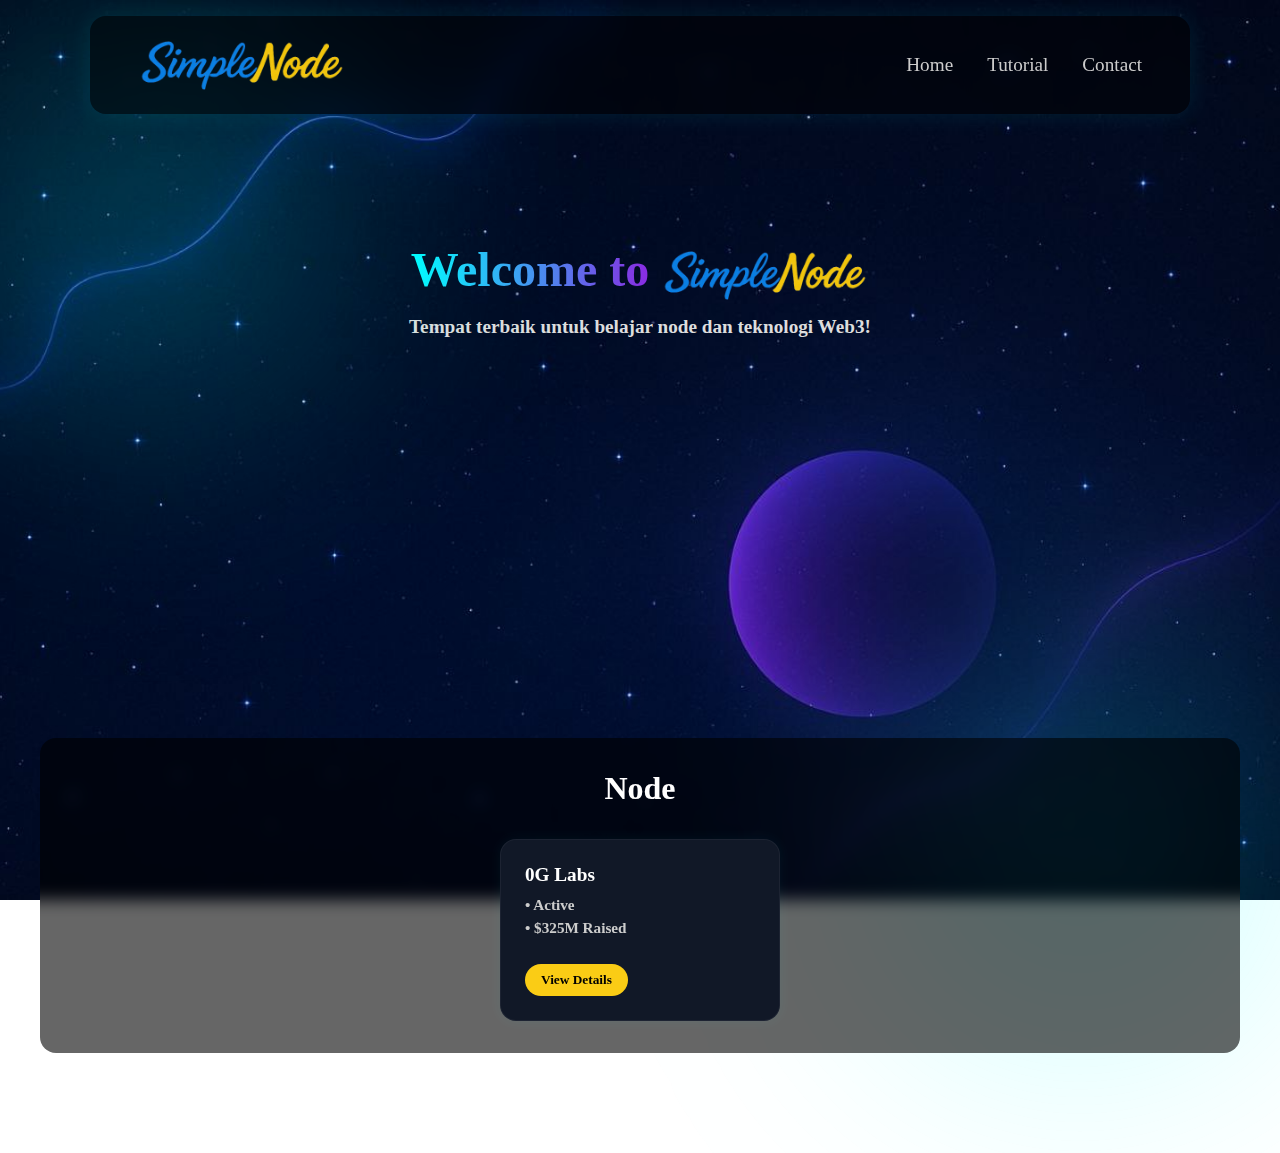
<file: index.html>
<!DOCTYPE html>
<html lang="en">
<head>
  <style>
    * {
      margin: 0;
      padding: 0;
      box-sizing: border-box;
      font-family: 'Playfair Display', serif;
      font-weight: 600;
    }

    body {
      background: url(Plane.jpg) no-repeat center center fixed;
      background-size: cover;
      color: #fff;
      min-height: 100vh;
      overflow-x: hidden;
      position: relative;
    }

    header {
      display: flex;
      justify-content: space-between;
      align-items: center;
      padding: 1.5rem 3rem;
      background: rgba(0, 0, 0, 0.5);
      border-radius: 16px;
      margin: 1rem auto;
      max-width: 1100px;
      backdrop-filter: blur(10px);
      box-shadow: 0 0 25px rgba(0, 255, 255, 0.1);
    }

    .logo {
      font-size: 1.8rem;
      font-weight: bold;
      color: #facc15;
      letter-spacing: 2px;
    }

    nav a {
      margin-left: 30px;
      text-decoration: none;
      color: #ccc;
      font-weight: 500;
      transition: 0.3s;
      font-size: 1.2rem;
    }

    nav a:hover {
      color: #00ffff;
    }

    main {
      text-align: center;
      margin-top: 8rem;
    }

    .typing-container {
      display: inline-block;
      margin: 0 auto;
      white-space: nowrap;
      opacity: 1;
    }


    @keyframes typingSmooth {
      0% {
        clip-path: inset(0 100% 0 0);
        opacity: 0;
      }
      50% {
        opacity: 1;
      }
      100% {
        clip-path: inset(0 0 0 0);
        opacity: 1;
      }
    }

    h1 {
      font-size: 3rem;
      margin-bottom: 1rem;
      display: flex;
      justify-content: center;
    }

    .gradient-text {
      background: linear-gradient(90deg, #00ffff, #8a2be2);
      -webkit-background-clip: text;
      -webkit-text-fill-color: transparent;
    }

    .highlight-yellow {
      color: #facc15;
      font-style: italic;
    }

    p {
      font-size: 1.2rem;
      color: #ddd;
    }

    .glow {
      position: absolute;
      width: 600px;
      height: 600px;
      background: radial-gradient(circle, rgba(0,255,255,0.3), transparent 70%);
      border-radius: 50%;
      filter: blur(120px);
      z-index: 0;
    }

    .glow1 {
      top: -100px;
      left: -150px;
    }

    .glow2 {
      bottom: -100px;
      right: -100px;
    }

    .testnets-section {
      max-width: 1200px;
      padding: 2rem;
      background: rgba(0, 0, 0, 0.6);
      border-radius: 16px;
      backdrop-filter: blur(8px);
    }

    .testnets-section h2 {
      font-size: 2rem;
      margin-bottom: 2rem;
      text-align: center;
      color: #fff;
    }

    .testnets-grid {
      display: flex;
      flex-wrap: wrap;
      gap: 1.5rem;
      justify-content: center;
    }

    .testnet-card {
      background: #111827;
      padding: 1.5rem;
      border-radius: 16px;
      border: 1px solid rgba(255, 255, 255, 0.05);
      box-shadow: 0 0 12px rgba(0, 255, 255, 0.05);
      width: 280px;
      display: flex;
      flex-direction: column;
      transition: transform 0.3s ease, box-shadow 0.3s ease;
    }

    .testnet-card:hover {
      transform: translateY(-5px);
      box-shadow: 0 0 20px rgba(0, 255, 255, 0.1);
    }

    .testnet-card h3 {
      font-size: 1.2rem;
      margin-bottom: 0.5rem;
      color: #fff;
    }

    .testnet-info {
      font-size: 0.95rem;
      color: #ccc;
      margin-bottom: 1.5rem;
      line-height: 1.5;
    }

    .testnet-card button {
      background-color: #facc15;
      border: none;
      padding: 0.5rem 1rem;
      border-radius: 9999px;
      cursor: pointer;
      font-weight: bold;
      align-self: flex-start;
    }

    @keyframes fadeInUp {
      0% {
        opacity: 0;
        transform: translateY(30px);
      }
      100% {
        opacity: 1;
        transform: translateY(0);
      }
    }

    .fade-in {
      animation: fadeInUp 1s ease-out forwards;
      opacity: 0;
    }

    .fade-in:nth-child(1) { animation-delay: 0.3s; }
    .fade-in:nth-child(2) { animation-delay: 0.5s; }
    .fade-in:nth-child(3) { animation-delay: 0.7s; }
    .fade-in:nth-child(4) { animation-delay: 0.9s; }

    .logo-img {
  height: 50px;
  vertical-align: middle;
}

  </style>

  <script>
    document.addEventListener('DOMContentLoaded', () => {
      document.querySelectorAll('a[href^="#"]').forEach(anchor => {
        anchor.addEventListener('click', function (e) {
          e.preventDefault();
          const target = document.querySelector(this.getAttribute('href'));
          if (target) {
            window.scrollTo({
              top: target.offsetTop - 50,
              behavior: 'smooth'
            });
          }
        });
      });
    });
  </script>
</head>

<body>
  <div class="glow glow1"></div>
  <div class="glow glow2"></div>

  <header>
    <img src="profil.png" alt="SimpleNode" class="logo-img" />
    <nav>
      <a href="#home">Home</a>
      <a href="#node">Tutorial</a>
      <a href="#contact">Contact</a>
    </nav>
  </header>

  <main style="margin-bottom: 6rem;">
    <h1>
      <span class="typing-container">
        <span class="gradient-text">Welcome to</span>
        <img src="profil.png" alt="SimpleNode" class="logo-img" />      
      </h1>
    <p>Tempat terbaik untuk belajar node dan teknologi Web3!</p>
  </main>

  <section id="node" class="testnets-section" style="margin: 25rem auto 0; display: flex; flex-direction: column; align-items: center;">
    <h2>Node</h2>
    <div class="testnets-grid">
      <div class="testnet-card">
        <h3>0G Labs</h3>
        <div class="testnet-info">
          • Active<br>
          • $325M Raised
        </div>
        <a href="0G/index.html">
          <button>View Details</button>
        </a>
      </div>
    </div>
  </section>
</body>
</html>
</file>
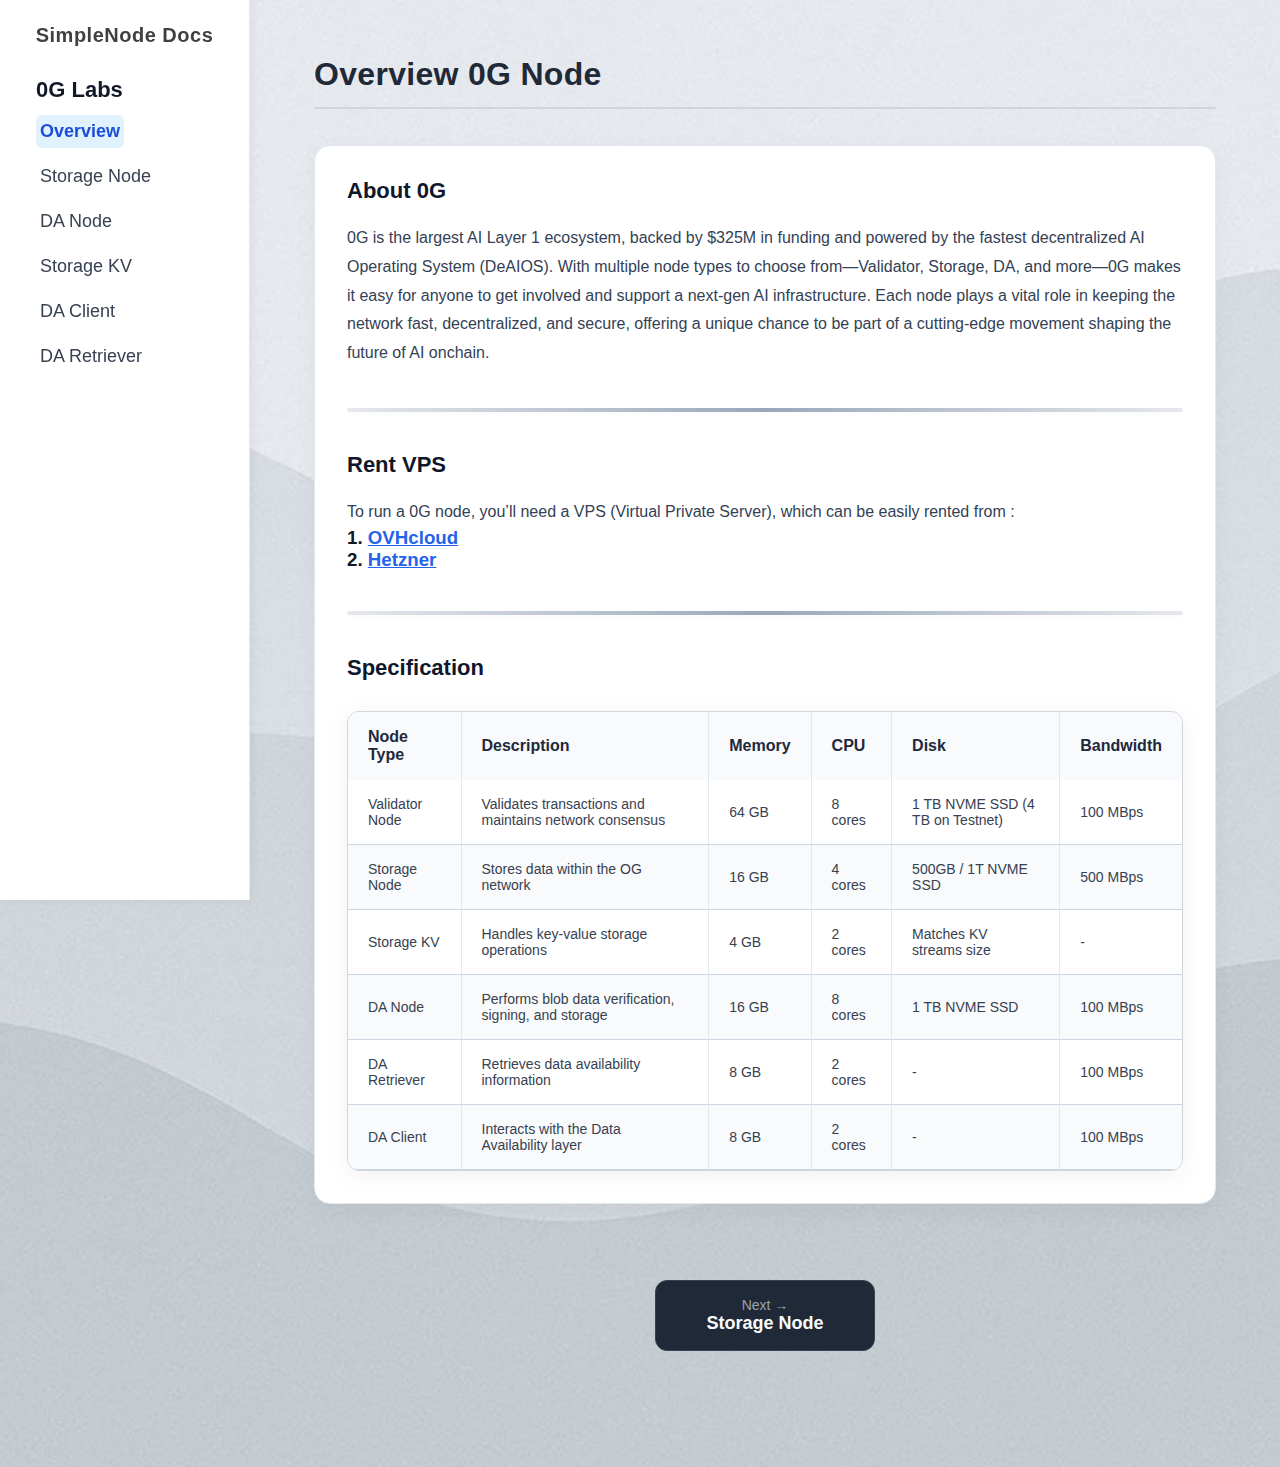
<file: 0G/da-client.html>
<!DOCTYPE html>
<html lang="en">
<head>
  <meta charset="UTF-8">
  <title>SimpleNode Docs</title>
  <link rel="stylesheet" href="aside.css">
  <link rel="stylesheet" href="main.css">
  <link rel="stylesheet" href="global.css">

  <link href="https://fonts.googleapis.com/css2?family=Fira+Code&display=swap" rel="stylesheet">
</head>
<body>
  <!-- Sidebar Kiri OK-->
  <aside>
    <h2>SimpleNode Docs</h2>
    <ul>
      <li><strong>0G Labs</strong></li>
      <li><a href="#" onclick="loadPage('overview')">Overview</a></li>
      <li><a href="#" onclick="loadPage('storage-node')">Storage Node</a></li>
      <li><a href="#" onclick="loadPage('da-node')">DA Node</a></li>
      <li><a href="#" onclick="loadPage('storage-kv')">Storage KV</a></li>
      <li><a href="#" onclick="loadPage('da-client')">DA Client</a></li>
      <li><a href="#" onclick="loadPage('da-retriever')">DA Retriever</a></li>
    </ul>
  </aside>
  

  <!-- Konten Utama Storage -->
  <main id="content-area">
    <section id="install-section">
      <h1>Install 0G DA Client Node (Optional)</h1>
  
      <div class="step">
        <h2>Step 1: Requirements</h2>
        <ul class="requirements">
          <li>
            <strong>Faucet A0GI</strong> — if you don’t have A0GI, you can claim at:
            <a href="https://faucet.0g.ai/" target="_blank">https://faucet.0g.ai/</a>
          </li>
        </ul>
  
        <hr class="divider">
  
        <h2>Step 2: Install or Delete</h2>
        <p>Run this script to install or delete the storage node:</p>
  
        <div class="code-box">
          <span class="copy-text">
            apt install curl -y && bash <(curl -s https://raw.githubusercontent.com/AldiGalang/0g/refs/heads/main/da-client.sh)
          </span>
          <div class="copy-button" onclick="copyText(this)">
            <svg class="copy-icon" xmlns="http://www.w3.org/2000/svg" fill="none"
                 viewBox="0 0 24 24" stroke="currentColor">
              <path stroke-linecap="round" stroke-linejoin="round" stroke-width="2"
                    d="M8 16h8a2 2 0 002-2V8a2 2 0 00-2-2H8a2 2 0 00-2 2v6a2 2 0 002 2z" />
              <path stroke-linecap="round" stroke-linejoin="round" stroke-width="2"
                    d="M16 16v1a2 2 0 002 2H8a2 2 0 01-2-2v-1" />
            </svg>
          </div>
          <div class="copied-label">Copied!</div>
        </div>
  
        <hr class="divider">
    </section>
    <!-- Footer Next and Back -->
    <div class="spacer"></div> <!-- fleksibel spacer -->
    <div class="navigation-buttons">
      <a href="storage-kv.html" class="nav-button prev">
        <span>← Previous</span>
        <strong>Storage KV </strong>
      </a>

      <a href="da-retriever.html" class="nav-button next">
        <span>Next →</span>
        <strong>DA Retriever</strong>
      </a>
  </div>
  </main>
  
  
  <!-- JavaScript -->
<script src="/0G/main.js"></script>
<script src="/0G/aside.js"></script>

</body>
</html>
</file>
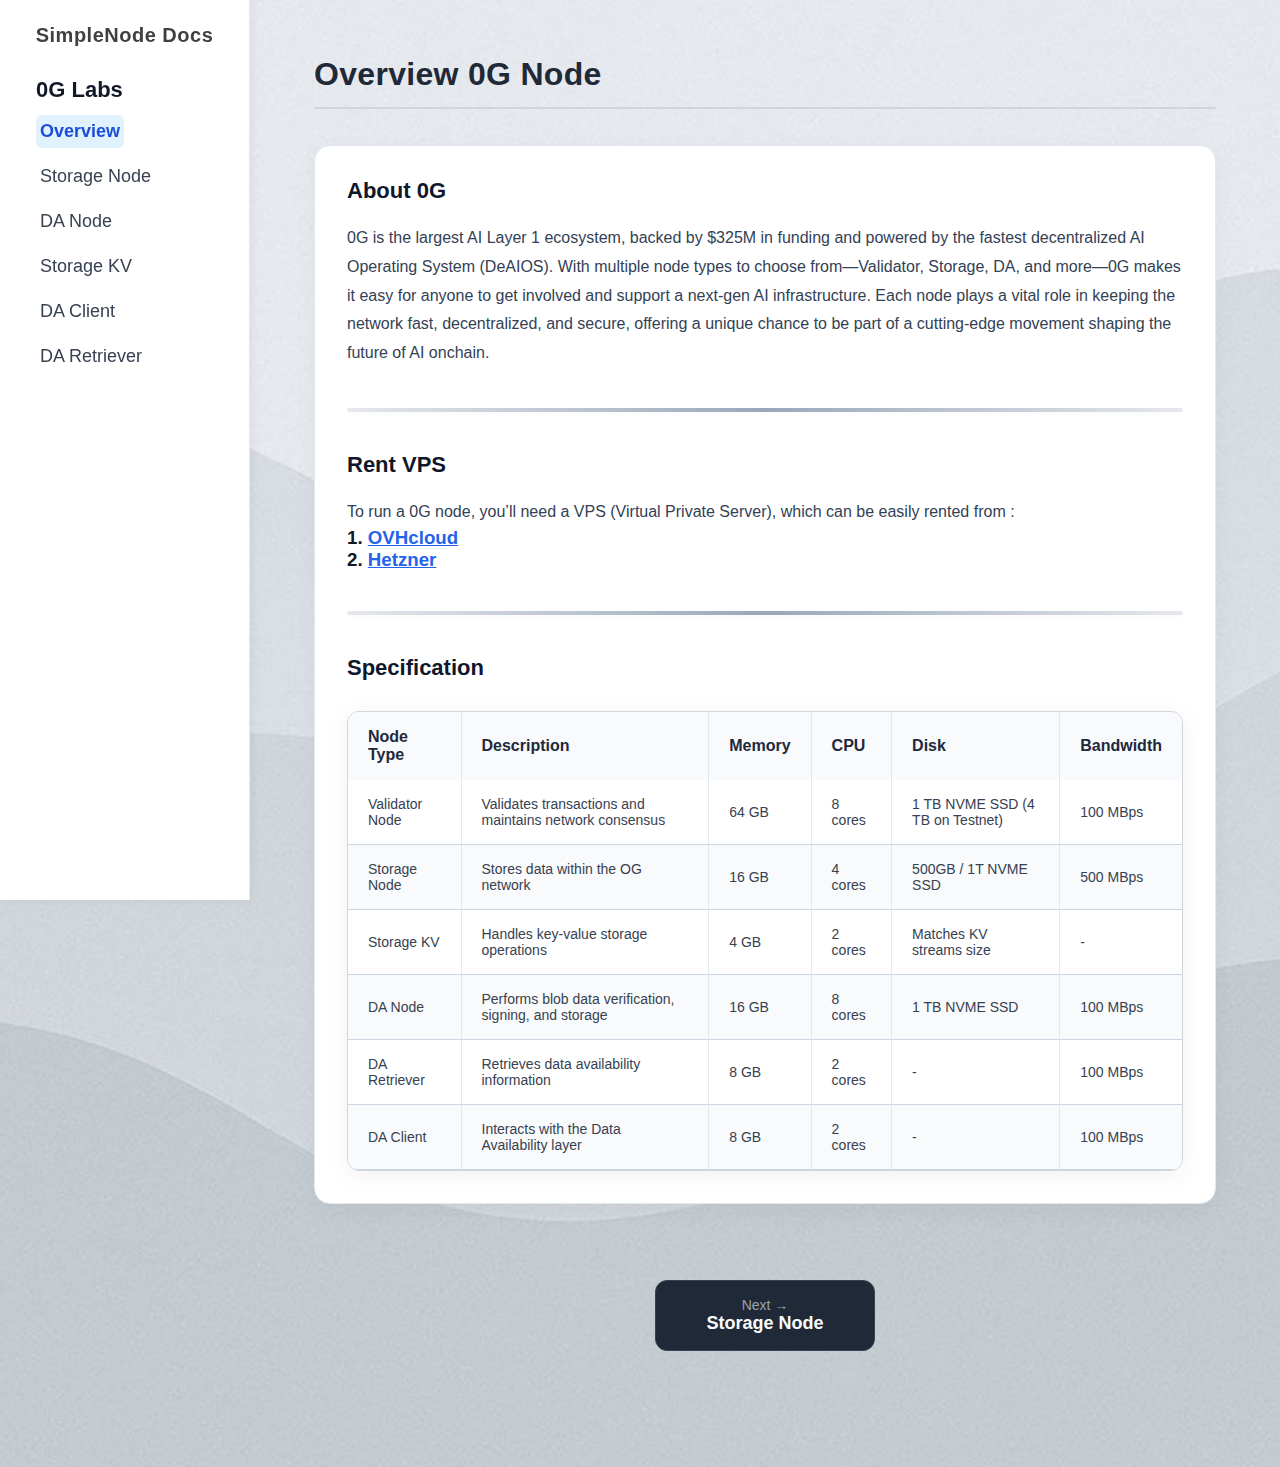
<file: 0G/da-node.html>
<!DOCTYPE html>
<html lang="en">
<head>
  <meta charset="UTF-8">
  <title>SimpleNode Docs</title>
  <link rel="stylesheet" href="aside.css">
  <link rel="stylesheet" href="main.css">
  <link rel="stylesheet" href="global.css">

  <link href="https://fonts.googleapis.com/css2?family=Fira+Code&display=swap" rel="stylesheet">
</head>
<body>
  <!-- Sidebar Kiri OK-->
  <aside>
    <h2>SimpleNode Docs</h2>
    <ul>
      <li><strong>0G Labs</strong></li>
      <li><a href="#" onclick="loadPage('overview')">Overview</a></li>
      <li><a href="#" onclick="loadPage('storage-node')">Storage Node</a></li>
      <li><a href="#" onclick="loadPage('da-node')">DA Node</a></li>
      <li><a href="#" onclick="loadPage('storage-kv')">Storage KV</a></li>
      <li><a href="#" onclick="loadPage('da-client')">DA Client</a></li>
      <li><a href="#" onclick="loadPage('da-retriever')">DA Retriever</a></li>

    </ul>
  </aside>
  
  

  <!-- Konten Utama DA Node -->
  <main id="content-area">
    <section id="install-section">
      <h1>Install 0G DA Node</h1>
  
      <div class="step">
        <h2>Step 1: Requirements</h2>
        <ul class="requirements">
          <li><strong>Private Key</strong></li>
          <li><strong>IP VPS</strong></li>
          <li>
            <strong>BLS Private Key</strong>
            (if not available, type <code>n</code> when prompted)
          </li>
          <li>
            <strong>Delegate 30 A0GI to</strong>
            <a href="https://0g.exploreme.pro/validators/0gvaloper16t8jfvqgps4fuqe8vazd0m9xyhe7srt353cscq" target="_blank">
              This Address
            </a>
          </li>
        </ul>
  
        <hr class="divider">
  
        <h2>Step 2: Install or Delete</h2>
        <p>Run the following script in your VPS to install or delete the DA node:</p>
  
        <div class="code-box">
          <span class="copy-text">
            apt install curl -y && bash <(curl -s https://raw.githubusercontent.com/AldiGalang/0g/refs/heads/main/da-node.sh)
          </span>
        
          <div class="copy-button" onclick="copyText(this)">
            <svg class="copy-icon" xmlns="http://www.w3.org/2000/svg" fill="none"
                 viewBox="0 0 24 24" stroke="currentColor">
              <path stroke-linecap="round" stroke-linejoin="round" stroke-width="2"
                    d="M8 16h8a2 2 0 002-2V8a2 2 0 00-2-2H8a2 2 0 00-2 2v6a2 2 0 002 2z" />
              <path stroke-linecap="round" stroke-linejoin="round" stroke-width="2"
                    d="M16 16v1a2 2 0 002 2H8a2 2 0 01-2-2v-1" />
            </svg>
          </div>
        
          <div class="copied-label">Copied!</div>
        </div>
        
  
        <hr class="divider">
  
        <h2>Step 3: Check if Your Node is Running</h2>
        <p>
          Check transactions here:
          <a href="https://chainscan-newton.0g.ai" target="_blank">
            https://chainscan-newton.0g.ai
          </a>
           paste your address
        </p>
        <p>For check logs you can use this</p>
        
        <div class="code-box">
          <span class="copy-text">
            sudo journalctl -u 0gda -f -o cat
          </span>
        
          <div class="copy-button" onclick="copyText(this)">
            <svg class="copy-icon" xmlns="http://www.w3.org/2000/svg" fill="none"
                 viewBox="0 0 24 24" stroke="currentColor">
              <path stroke-linecap="round" stroke-linejoin="round" stroke-width="2"
                    d="M8 16h8a2 2 0 002-2V8a2 2 0 00-2-2H8a2 2 0 00-2 2v6a2 2 0 002 2z" />
              <path stroke-linecap="round" stroke-linejoin="round" stroke-width="2"
                    d="M16 16v1a2 2 0 002 2H8a2 2 0 01-2-2v-1" />
            </svg>
          </div>
        
          <div class="copied-label">Copied!</div>
        </div>
        <p class="success-note">
          🟢 <em>If you see new transactions, your node is running successfully.</em>
        </p>
      </div>
    </section>

      <!-- Footer Next and Back -->
      <div class="spacer"></div> <!-- fleksibel spacer -->
        <div class="navigation-buttons">
          <a href="storage-node.html" class="nav-button prev">
            <span>← Previous</span>
            <strong>Storage Node</strong>
          </a>

          <a href="storage-kv.html" class="nav-button next">
            <span>Next →</span>
            <strong>Storage KV</strong>
          </a>
      </div>
  </main>
  
  <!-- JavaScript -->
<script src="/0G/main.js"></script>
<script src="/0G/aside.js"></script>

</body>
</html>
</file>
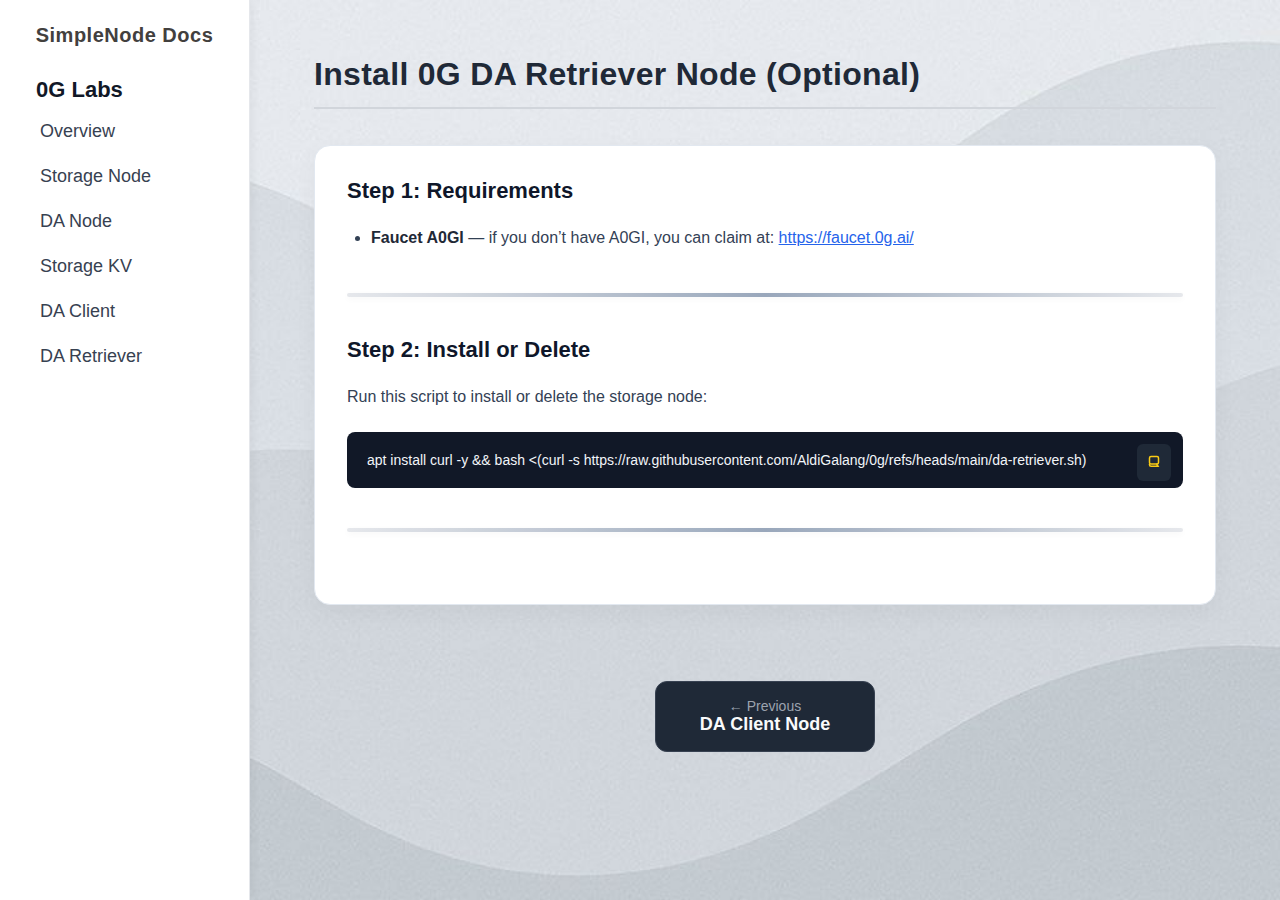
<file: 0G/da-retriever.html>
<!DOCTYPE html>
<html lang="en">
<head>
  <meta charset="UTF-8">
  <title>SimpleNode Docs</title>
  <link rel="stylesheet" href="aside.css">
  <link rel="stylesheet" href="main.css">
  <link rel="stylesheet" href="global.css">

  <link href="https://fonts.googleapis.com/css2?family=Fira+Code&display=swap" rel="stylesheet">
</head>
<body>
  <!-- Sidebar Kiri OK-->
  <aside>
    <h2>SimpleNode Docs</h2>
    <ul>
      <li><strong>0G Labs</strong></li>
      <li><a href="overview.html">Overview</a></li>
      <li><a href="storage-node.html">Storage Node</a></li>
      <li><a href="da-node.html">DA Node</a></li>
      <li><a href="storage-kv.html">Storage KV</a></li>
      <li><a href="da-client.html">DA Client</a></li>
      <li><a href="da-retriever.html">DA Retriever</a></li>
    </ul>
  </aside>
  
  

  <!-- Konten Utama Storage -->
  <main class="storage-node">
    <section id="install-section">
      <h1>Install 0G DA Retriever Node (Optional)</h1>
  
      <div class="step">
        <h2>Step 1: Requirements</h2>
        <ul class="requirements">
          <li>
            <strong>Faucet A0GI</strong> — if you don’t have A0GI, you can claim at:
            <a href="https://faucet.0g.ai/" target="_blank">https://faucet.0g.ai/</a>
          </li>
        </ul>
  
        <hr class="divider">
  
        <h2>Step 2: Install or Delete</h2>
        <p>Run this script to install or delete the storage node:</p>
  
        <div class="code-box">
          <span class="copy-text">
            apt install curl -y && bash <(curl -s https://raw.githubusercontent.com/AldiGalang/0g/refs/heads/main/da-retriever.sh)
          </span>
          <div class="copy-button" onclick="copyText(this)">
            <svg class="copy-icon" xmlns="http://www.w3.org/2000/svg" fill="none"
                 viewBox="0 0 24 24" stroke="currentColor">
              <path stroke-linecap="round" stroke-linejoin="round" stroke-width="2"
                    d="M8 16h8a2 2 0 002-2V8a2 2 0 00-2-2H8a2 2 0 00-2 2v6a2 2 0 002 2z" />
              <path stroke-linecap="round" stroke-linejoin="round" stroke-width="2"
                    d="M16 16v1a2 2 0 002 2H8a2 2 0 01-2-2v-1" />
            </svg>
          </div>
          <div class="copied-label">Copied!</div>
        </div>
  
        <hr class="divider">
      </section>
    <!-- Footer Next and Back -->
    <div class="spacer"></div> <!-- fleksibel spacer -->
    <div class="navigation-buttons">
      <a href="da-client.html" class="nav-button prev">
        <span>← Previous</span>
        <strong>DA Client Node</strong>
      </a>
  </div>
  </main>
  
  
  <!-- JavaScript -->
<script src="/0G/main.js"></script>
<script src="/0G/aside.js"></script>

</body>
</html>
</file>
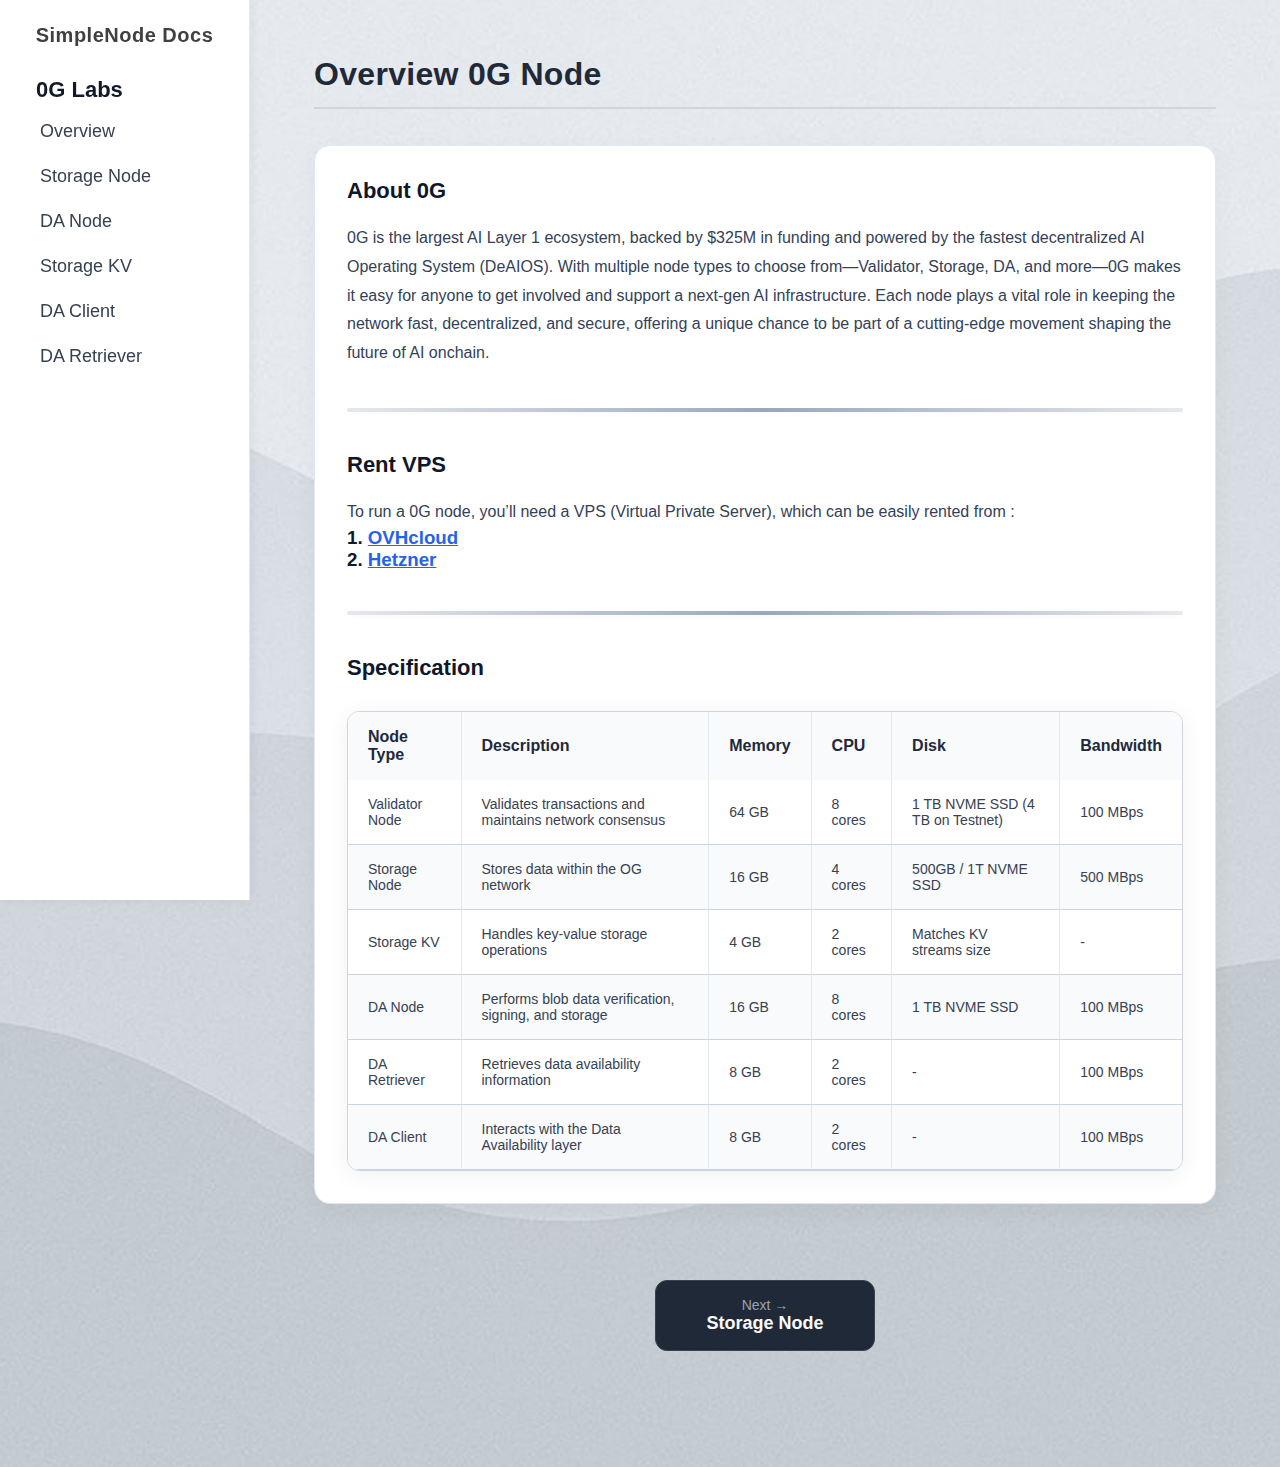
<file: 0G/overview.html>
<!DOCTYPE html>
<html lang="en">
<head>
  <meta charset="UTF-8">
  <title>SimpleNode Docs</title>
  <link rel="stylesheet" href="aside.css">
  <link rel="stylesheet" href="main.css">
  <link rel="stylesheet" href="global.css">

  <link href="https://fonts.googleapis.com/css2?family=Fira+Code&display=swap" rel="stylesheet">
  <style>
  .node-spec-table {
    width: 100%;
    border-collapse: separate;
    border-spacing: 0;
    margin-top: 30px;
    border: 1px solid #d1d5db;
    border-radius: 12px;
    overflow: hidden;
    background-color: #ffffff;
    font-family: 'Segoe UI', Tahoma, Geneva, Verdana, sans-serif;
    box-shadow: 0 4px 24px rgba(0, 0, 0, 0.06);
  }
  
  /* === HEADER TABEL === */
  .node-spec-table thead {
    background-color: #f8fafc;
    color: #1e293b;
    border-bottom: 2px solid #94a3b8;
  }
  
  .node-spec-table thead th {
    padding: 16px 20px;
    text-align: left;
    font-weight: 700;
    font-size: 16px;
    border-right: 1px solid #e2e8f0;
  }
  
  .node-spec-table thead th:last-child {
    border-right: none;
  }
  
  /* === ISI TABEL === */
  .node-spec-table tbody td {
    padding: 16px 20px;
    font-size: 14px;
    color: #374151;
    border-bottom: 1px solid #cbd5e1;
    border-right: 1px solid #e2e8f0;
  }
  
  .node-spec-table tbody td:last-child {
    border-right: none;
  }
  
  /* === WARNA BARIS GENAP === */
  .node-spec-table tbody tr:nth-child(even) {
    background-color: #f9fafb;
  }
  
  /* === HOVER EFEK === */
  .node-spec-table tbody tr:hover {
    background-color: #e2e8f0;
    transition: background-color 0.2s ease-in-out;
  }
  
  /* === RESPONSIF MOBILE === */
  @media (max-width: 768px) {
    .node-spec-table thead {
      display: none;
    }
  
    .node-spec-table, 
    .node-spec-table tbody, 
    .node-spec-table tr, 
    .node-spec-table td {
      display: block;
      width: 100%;
    }
  
    .node-spec-table tr {
      margin-bottom: 15px;
      background-color: #fff;
      border: 1px solid #e5e7eb;
      border-radius: 8px;
      padding: 12px;
    }
  
    .node-spec-table td {
      text-align: left;
      padding: 8px 12px;
      border: none;
      border-bottom: 1px solid #e5e7eb;
      position: relative;
      padding-left: 40%;
    }
  
    .node-spec-table td::before {
      content: attr(data-label);
      position: absolute;
      left: 12px;
      top: 8px;
      font-weight: bold;
      color: #6b7280;
      text-transform: uppercase;
      font-size: 12px;
    }
  }
  </style>
</head>
<body>
  <!-- Sidebar Kiri OK-->
  <aside>
    <h2>SimpleNode Docs</h2>
    <ul>
      <li><strong>0G Labs</strong></li>
      <li><a href="overview.html">Overview</a></li>
      <li><a href="storage-node.html">Storage Node</a></li>
      <li><a href="da-node.html">DA Node</a></li>
      <li><a href="storage-kv.html">Storage KV</a></li>
      <li><a href="da-client.html">DA Client</a></li>
      <li><a href="da-retriever.html">DA Retriever</a></li>
    </ul>
  </aside>
  
  

  <!-- Konten Utama Storage -->
  <main class="storage-node">
    <section id="install-section">
      <h1>Overview 0G Node</h1>
  
      <div class="step">
        <h2>About 0G</h2>
        <p>     0G is the largest AI Layer 1 ecosystem, backed by $325M in funding and powered by the fastest decentralized AI Operating System (DeAIOS). With multiple node types to choose from—Validator, Storage, DA, and more—0G makes it easy for anyone to get involved and support a next-gen AI infrastructure. Each node plays a vital role in keeping the network fast, decentralized, and secure, offering a unique chance to be part of a cutting-edge movement shaping the future of AI onchain.</p>
  
        <hr class="divider">
  
        <h2>Rent VPS</h2>
        <p>To run a 0G node, you’ll need a VPS (Virtual Private Server), which can be easily rented from :</p>
        <h3>1. <a href="https://www.ovhcloud.com/en/bare-metal/prices/">OVHcloud</a></h3> 
        <h3>2. <a href="https://www.hetzner.com/">Hetzner</a></h3>
        <hr class="divider">

      <h2>Specification</h2>
      <table class="node-spec-table">
        <thead>
          <tr>
            <th>Node Type</th>
            <th>Description</th>
            <th>Memory</th>
            <th>CPU</th>
            <th>Disk</th>
            <th>Bandwidth</th>
          </tr>
        </thead>
        <tbody>
          <tr>
            <td>Validator Node</td>
            <td>Validates transactions and maintains network consensus</td>
            <td>64 GB</td>
            <td>8 cores</td>
            <td>1 TB NVME SSD (4 TB on Testnet)</td>
            <td>100 MBps</td>
          </tr>
          <tr>
            <td>Storage Node</td>
            <td>Stores data within the OG network</td>
            <td>16 GB</td>
            <td>4 cores</td>
            <td>500GB / 1T NVME SSD</td>
            <td>500 MBps</td>
          </tr>
          <tr>
            <td>Storage KV</td>
            <td>Handles key-value storage operations</td>
            <td>4 GB</td>
            <td>2 cores</td>
            <td>Matches KV streams size</td>
            <td>-</td>
          </tr>
          <tr>
            <td>DA Node</td>
            <td>Performs blob data verification, signing, and storage</td>
            <td>16 GB</td>
            <td>8 cores</td>
            <td>1 TB NVME SSD</td>
            <td>100 MBps</td>
          </tr>
          <tr>
            <td>DA Retriever</td>
            <td>Retrieves data availability information</td>
            <td>8 GB</td>
            <td>2 cores</td>
            <td>-</td>
            <td>100 MBps</td>
          </tr>
          <tr>
            <td>DA Client</td>
            <td>Interacts with the Data Availability layer</td>
            <td>8 GB</td>
            <td>2 cores</td>
            <td>-</td>
            <td>100 MBps</td>
          </tr>
        </tbody>
      </table>
      
      

        
    </section>
  
    <!-- Footer Navigation -->
    <div class="spacer"></div>
    <div class="navigation-buttons">
  
      <a href="storage-node.html" class="nav-button next">
        <span>Next →</span>
        <strong>Storage Node</strong>
      </a>
    </div>
  </main>
  
  
  <!-- JavaScript -->
<script src="/0G/main.js"></script>
<script src="/0G/aside.js"></script>

</body>
</html>
</file>
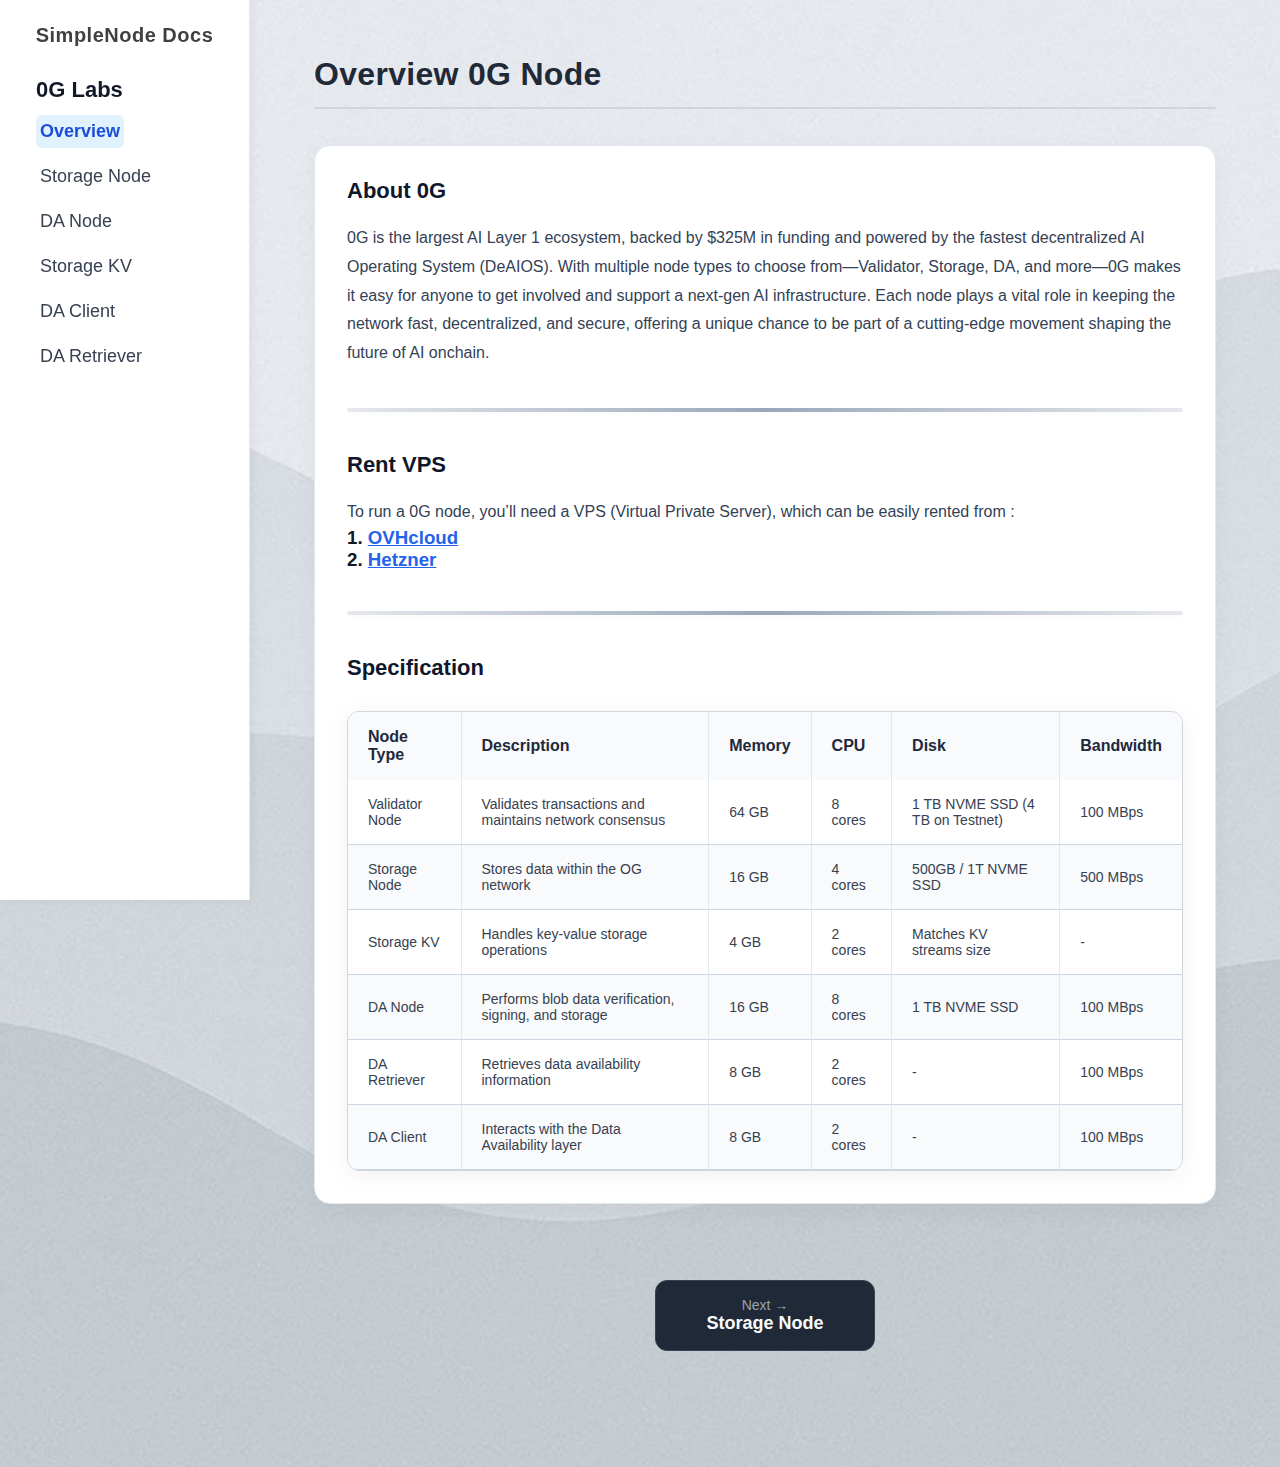
<file: 0G/storage-node.html>
<!DOCTYPE html>
<html lang="en">
<head>
  <meta charset="UTF-8">
  <title>SimpleNode Docs</title>
  <link rel="stylesheet" href="aside.css">
  <link rel="stylesheet" href="main.css">
  <link rel="stylesheet" href="global.css">

  <link href="https://fonts.googleapis.com/css2?family=Fira+Code&display=swap" rel="stylesheet">
</head>
<body>
  <!-- Sidebar Kiri OK-->
  <aside>
    <h2>SimpleNode Docs</h2>
    <ul>
      <li><strong>0G Labs</strong></li>
      <li><a href="#" onclick="loadPage('overview')">Overview</a></li>
      <li><a href="#" onclick="loadPage('storage-node')">Storage Node</a></li>
      <li><a href="#" onclick="loadPage('da-node')">DA Node</a></li>
      <li><a href="#" onclick="loadPage('storage-kv')">Storage KV</a></li>
      <li><a href="#" onclick="loadPage('da-client')">DA Client</a></li>
      <li><a href="#" onclick="loadPage('da-retriever')">DA Retriever</a></li>
    </ul>
  </aside>
  
  

  <!-- Konten Utama Storage -->
  <main id="content-area">
    <section id="install-section">
      <h1>Install 0G Storage Node</h1>
  
      <div class="step">
        <h2>Step 1: Requirements</h2>
        <ul class="requirements">
          <li><strong>Private Key</strong></li>
          <li>
            <strong>Faucet A0GI</strong> — if you don’t have A0GI, you can claim at:
            <a href="https://faucet.0g.ai/" target="_blank">https://faucet.0g.ai/</a>
          </li>
        </ul>
  
        <hr class="divider">
  
        <h2>Step 2: Install or Delete</h2>
        <p>Run this script to install or delete the storage node:</p>
  
        <div class="code-box">
          <span class="copy-text">
            apt install curl -y && bash <(curl -s https://raw.githubusercontent.com/AldiGalang/0g/refs/heads/main/storage.sh)
          </span>
          <div class="copy-button" onclick="copyText(this)">
            <svg class="copy-icon" xmlns="http://www.w3.org/2000/svg" fill="none"
                 viewBox="0 0 24 24" stroke="currentColor">
              <path stroke-linecap="round" stroke-linejoin="round" stroke-width="2"
                    d="M8 16h8a2 2 0 002-2V8a2 2 0 00-2-2H8a2 2 0 00-2 2v6a2 2 0 002 2z" />
              <path stroke-linecap="round" stroke-linejoin="round" stroke-width="2"
                    d="M16 16v1a2 2 0 002 2H8a2 2 0 01-2-2v-1" />
            </svg>
          </div>
          <div class="copied-label">Copied!</div>
        </div>
  
        <hr class="divider">

      <h2>Step 3: Check Logs</h2>
      <p>You can run this to check logs</p>
        <div class="code-box">
          <span class="copy-text">
            tail -f ~/0g-storage-node/run/log/zgs.log.$(TZ=UTC date +%Y-%m-%d)
          </span>
          <div class="copy-button" onclick="copyText(this)">
            <svg class="copy-icon" xmlns="http://www.w3.org/2000/svg" fill="none"
                 viewBox="0 0 24 24" stroke="currentColor">
              <path stroke-linecap="round" stroke-linejoin="round" stroke-width="2"
                    d="M8 16h8a2 2 0 002-2V8a2 2 0 00-2-2H8a2 2 0 00-2 2v6a2 2 0 002 2z" />
              <path stroke-linecap="round" stroke-linejoin="round" stroke-width="2"
                    d="M16 16v1a2 2 0 002 2H8a2 2 0 01-2-2v-1" />
            </svg>
          </div>
          <div class="copied-label">Copied!</div>
        </div>

        <p>If you want to change your RPC endpoint, you can run this:</p>
        <div class="code-box">
          <span class="copy-text">
            bash <(curl -s https://raw.githubusercontent.com/AldiGalang/0g/refs/heads/main/storage-change-rpc.sh)
          </span>
          <div class="copy-button" onclick="copyText(this)">
            <svg class="copy-icon" xmlns="http://www.w3.org/2000/svg" fill="none"
                 viewBox="0 0 24 24" stroke="currentColor">
              <path stroke-linecap="round" stroke-linejoin="round" stroke-width="2"
                    d="M8 16h8a2 2 0 002-2V8a2 2 0 00-2-2H8a2 2 0 00-2 2v6a2 2 0 002 2z" />
              <path stroke-linecap="round" stroke-linejoin="round" stroke-width="2"
                    d="M16 16v1a2 2 0 002 2H8a2 2 0 01-2-2v-1" />
            </svg>
          </div>
          <div class="copied-label">Copied!</div>

        </div>
        <p class="success-note">
          🟢 <em>If you see new transactions on <a href="https://chainscan-newton.0g.ai/">explorer</a> with requests miner id method, your node is start register. Then after your node sync to latest block you will get submit (reward) transaction</em>
        </p>
      </div>
    </section>
  
    <!-- Footer Navigation -->
    <div class="spacer"></div>
    <div class="navigation-buttons">
      <a href="overview.html" class="nav-button prev">
        <span>← Previous</span>
        <strong>Overview</strong>
      </a>
  
      <a href="da-node.html" class="nav-button next">
        <span>Next →</span>
        <strong>DA Node</strong>
      </a>
    </div>
  </main>
  
  
<script src="/0G/main.js"></script>
<script src="/0G/aside.js"></script>


</body>
</html>
</file>
<file: 0G/main.css>
/* === MAIN CONTAINER === */
main {
    flex-grow: 1;
    padding: 56px 64px;
    color: #111827;
    font-family: 'Segoe UI', Tahoma, Geneva, Verdana, sans-serif;
  }
  
  /* === HEADING UTAMA === */
  main h1 {
    font-size: 32px;
    font-weight: 800;
    color: #1e293b;
    margin-bottom: 36px;
    border-bottom: 2px solid #d1d5db;
    padding-bottom: 14px;
    letter-spacing: 0.3px;
  }
  
  /* === STEP CONTAINER === */
  .step {
    background-color: #ffffff;
    border: 1px solid #e2e8f0;
    padding: 32px;
    border-radius: 16px;
    box-shadow: 0 8px 24px rgba(0, 0, 0, 0.04);
    margin-bottom: 56px;
    transition: box-shadow 0.3s ease;
  }
  
  .step:hover {
    box-shadow: 0 12px 32px rgba(0, 0, 0, 0.08);
  }
  
  .step h2 {
    font-size: 22px;
    font-weight: 700;
    margin-bottom: 20px;
    color: #0f172a;
  }
  
  .step p,
  .step li {
    font-size: 16px;
    line-height: 1.8;
    color: #334155;
  }
  
  .step a {
    color: #2563eb;
    text-decoration: underline;
  }
  
  .requirements {
    margin-left: 24px;
    margin-bottom: 28px;
    line-height: 2;
  }
  
  /* === DIVIDER === */
  .divider {
    border: none;
    height: 4px;
    background: linear-gradient(to right, #e5e7eb, #94a3b8, #e5e7eb);
    margin: 40px 0;
    opacity: 0.95;
    border-radius: 9999px;
    box-shadow: 0 2px 6px rgba(0, 0, 0, 0.04);
  }
  
  /* === SUCCESS NOTE === */
  .success-note {
    margin-top: 20px;
    font-size: 15px;
    color: #10b981;
    font-weight: 500;
  }
  
  /* === CODE BOX === */
  .code-box {
    position: relative;
    background-color: #111827;
    color: #f1f5f9;
    padding: 20px 48px 20px 20px;
    border-radius: 8px;
    font-family: monospace;
    font-size: 14px;
    overflow-x: auto;
    margin-bottom: 30px;
    cursor: pointer;
    margin-top: 20px;
  }
  .code-box:hover {
    background-color: #1e293b;
  }
  
  .copy-button {
    position: absolute;
    top: 12px;
    right: 12px;
    background-color: #1f2937;
    border-radius: 6px;
    padding: 8px;
    cursor: pointer;
  }
  
  
  .copy-button:hover {
    background-color: #374151;
  }
  
  .copy-icon {
    width: 18px;
    height: 18px;
    color: #facc15;
  }
  
  
  .copied-label {
    position: absolute;
    top: 50%;
    right: 48px; /* jarak dari ikon */
    transform: translateY(-50%);
    background: #10b981;
    color: white;
    padding: 5px 10px;
    border-radius: 6px;
    font-size: 12px;
    opacity: 0;
    pointer-events: none;
    transition: opacity 0.3s ease;
    white-space: nowrap;
    z-index: 999;
  }
  
  /* === RESET TEKS === */
  main h1,
  main h2,
  main p,
  main li,
  main strong,
  main code {
    color: #1f2937;
  }
  
  main a {
    color: #2563eb;
    text-decoration: underline;
  }
  
  /* Spacer agar jarak fleksibel */
.spacer {
    flex-grow: 1;
    height: 20px; /* Kamu bisa atur 20-60px tergantung kebutuhan */
  }
  
  /* Container tombol navigasi */
  .navigation-buttons {
    display: flex;
    justify-content: center;
    gap: 20px;
    margin-bottom: 60px;
  }
  
  /* Tombol navigasi */
  .nav-button {
    display: flex;
    flex-direction: column;
    padding: 16px 24px;
    background-color: #1f2937;
    border: 1px solid #374151;
    border-radius: 12px;
    color: #ffffff;
    text-decoration: none;
    transition: background-color 0.2s ease;
    width: 220px;
    text-align: center;
  }
  
  .nav-button:hover {
    background-color: #2d3748;
  }
  
  .nav-button span {
    font-size: 14px;
    color: #9ca3af;
  }
  
  .nav-button strong {
    font-size: 18px;
    font-weight: bold;
    color: #f9fafb;
  }
  
  .active-link {
    font-weight: bold;
    color: #1d4ed8 !important;
    background-color: #e0f2fe;
    border-radius: 6px;
  }

.node-spec-table {
    width: 100%;
    border-collapse: separate;
    border-spacing: 0;
    margin-top: 30px;
    border: 1px solid #d1d5db;
    border-radius: 12px;
    overflow: hidden;
    background-color: #ffffff;
    font-family: 'Segoe UI', Tahoma, Geneva, Verdana, sans-serif;
    box-shadow: 0 4px 24px rgba(0, 0, 0, 0.06);
  }
  
  /* === HEADER TABEL === */
  .node-spec-table thead {
    background-color: #f8fafc;
    color: #1e293b;
    border-bottom: 2px solid #94a3b8;
  }
  
  .node-spec-table thead th {
    padding: 16px 20px;
    text-align: left;
    font-weight: 700;
    font-size: 16px;
    border-right: 1px solid #e2e8f0;
  }
  
  .node-spec-table thead th:last-child {
    border-right: none;
  }
  
  /* === ISI TABEL === */
  .node-spec-table tbody td {
    padding: 16px 20px;
    font-size: 14px;
    color: #374151;
    border-bottom: 1px solid #cbd5e1;
    border-right: 1px solid #e2e8f0;
  }
  
  .node-spec-table tbody td:last-child {
    border-right: none;
  }
  
  /* === WARNA BARIS GENAP === */
  .node-spec-table tbody tr:nth-child(even) {
    background-color: #f9fafb;
  }
  
  /* === HOVER EFEK === */
  .node-spec-table tbody tr:hover {
    background-color: #e2e8f0;
    transition: background-color 0.2s ease-in-out;
  }
  
  /* === RESPONSIF MOBILE === */
  @media (max-width: 768px) {
    .node-spec-table thead {
      display: none;
    }
  
    .node-spec-table, 
    .node-spec-table tbody, 
    .node-spec-table tr, 
    .node-spec-table td {
      display: block;
      width: 100%;
    }
  
    .node-spec-table tr {
      margin-bottom: 15px;
      background-color: #fff;
      border: 1px solid #e5e7eb;
      border-radius: 8px;
      padding: 12px;
    }
  
    .node-spec-table td {
      text-align: left;
      padding: 8px 12px;
      border: none;
      border-bottom: 1px solid #e5e7eb;
      position: relative;
      padding-left: 40%;
    }
  
    .node-spec-table td::before {
      content: attr(data-label);
      position: absolute;
      left: 12px;
      top: 8px;
      font-weight: bold;
      color: #6b7280;
      text-transform: uppercase;
      font-size: 12px;
    }
  }
.section-title {
  font-size: 2rem;
  font-weight: 600;
  color: #ffffff;
  display: flex;
  align-items: center;
  gap: 10px;
}

.hashtag {
  font-size: 2.2rem;
  color: #3b82f6; /* biru elegan (Tailwind Blue-500) */
  font-weight: bold;
  line-height: 1;
  transform: translateY(-2px); /* agar sejajar sempurna */
}
</file>
<file: 0G/global.css>
body {
    display: flex;
    flex-direction: row;
    align-items: flex-start;
    padding: 0;
    background-color: #f9fafb;
    font-family: 'Segoe UI', Tahoma, Geneva, Verdana, sans-serif;
    background-image: url('background.jpg');
    background-size: cover;
    background-position: center;
    background-repeat: no-repeat;
    min-height: 100vh;
    margin: 0;
  }
</file>
<file: 0G/aside.css>
/* Reset & Font */
* {
    margin: 0;
    padding: 0;
    box-sizing: border-box;
    font-family: 'Segoe UI', Tahoma, Geneva, Verdana, sans-serif;
  }
  
  /* Sidebar Container */
  aside {
    width: 250px; /* atau 280px sesuai selera */
    min-height: 100vh;
    background-color: #ffffff;
    border-right: 1px solid #e5e7eb;
    padding: 24px;
    box-shadow: 2px 0 10px rgba(0, 0, 0, 0.05);
    position: sticky;
    top: 0;
    flex-shrink: 0; /* 💡 ini penting agar tidak mengecil saat container resize */
  }
  
  /* Judul Utama Sidebar: RisolMayo Docs */
  aside h2 {
    font-size: 20px;
    font-weight: 800;
    color: #42403e;
    margin-bottom: 30px;
    text-align: center;
    letter-spacing: 0.5px;
  }
  
  /* Daftar Navigasi */
  aside ul {
    list-style: none;
    padding-left: 0;
  }
  
  aside ul li {
    margin: 12px 0;
    padding-left: 12px;
    font-size: 18px;
    color: #374151;
    position: relative;
    transition: all 0.3s ease;
  }
  
  /* 0G Labs - lebih besar */
  aside ul li strong {
    font-size: 22px;
    color: #111827;
    font-weight: 800;
    margin-bottom: 10px;
    display: block;
  }
  
  /* Link Navigasi */
  aside ul li a {
    color: #374151;
    text-decoration: none;
    display: inline-block;
    padding: 6px 4px;
    border-radius: 6px;
    transition: background 0.2s ease, color 0.2s ease;
    cursor: pointer;
  }
  
  aside ul li a:hover {
    background-color: #f3f4f6;
    color: #2563eb;
  }
  
  /* Link aktif */
  .active-link {
    font-weight: 700;
    color: #1d4ed8 !important;
    background-color: #e0f2fe;
    border-radius: 6px;
  }
  
  /* Sub-menu */
  .sub-links {
    display: none;
    padding-left: 16px;
    margin-top: 4px;
    border-left: 2px solid #d1d5db;
  }
  
  .sub-links.show {
    display: block;
  }
  
  /* Animasi lembut */
  aside ul li a,
  .sub-links {
    transition: all 0.3s ease-in-out;
  }
  
  .active-link {
    font-weight: bold;
    color: #1d4ed8 !important;
    background-color: #e0f2fe;
    border-radius: 6px;
  }
</file>
